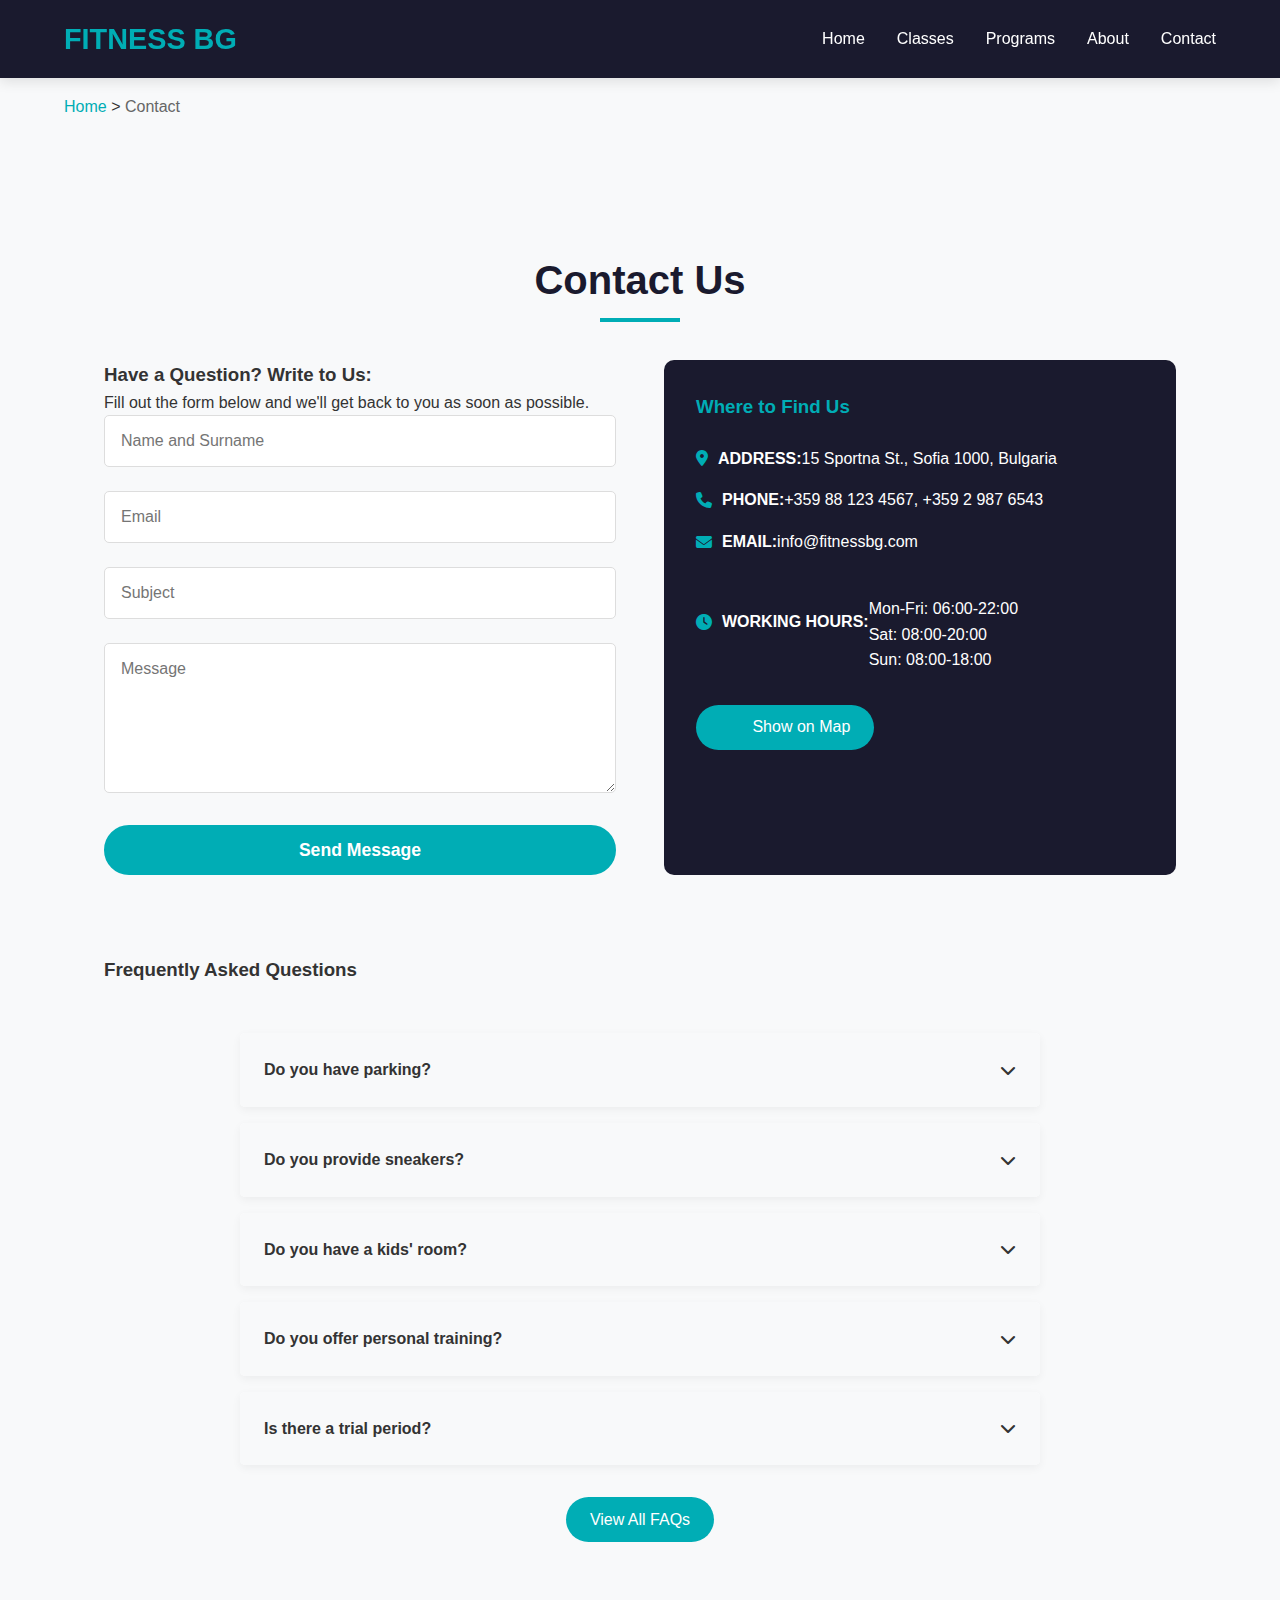
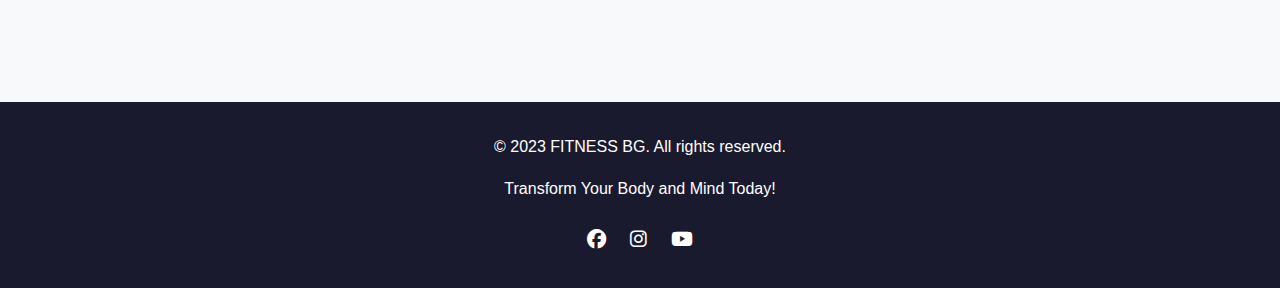
<file: contact.html>
<!DOCTYPE html>
<html lang="en">
<head>
    <meta charset="UTF-8">
    <meta name="viewport" content="width=device-width, initial-scale=1.0">
    <title>Contact Us - FITNESS BG</title>
    <link rel="stylesheet" href="style.css">
    <link rel="stylesheet" href="https://cdnjs.cloudflare.com/ajax/libs/font-awesome/6.4.0/css/all.min.css">
</head>
<body>
    <!-- Navigation -->
    <nav>
        <div class="logo">FITNESS BG</div>
        <ul class="nav-links">
            <li><a href="index.html">Home</a></li>
            <li><a href="classes.html">Classes</a></li>
            <li><a href="programs.html">Programs</a></li>
            <li><a href="about.html">About</a></li>
            <li><a href="contact.html">Contact</a></li>
        </ul>
        <div class="mobile-menu">
            <i class="fas fa-bars"></i>
        </div>
    </nav>

    <!-- Breadcrumb -->
    <div class="breadcrumb">
        <a href="index.html">Home</a> &gt; <span>Contact</span>
    </div>

    <!-- Contact -->
    <section class="section">
        <h1 class="section-title">Contact Us</h1>
        <div class="contact-container">
            <div class="contact-form">
                <h3>Have a Question? Write to Us:</h3>
                <p>Fill out the form below and we'll get back to you as soon as possible.</p>
                <form id="contactForm">
                    <input type="text" placeholder="Name and Surname" required>
                    <input type="email" placeholder="Email" required>
                    <input type="text" placeholder="Subject" required>
                    <textarea placeholder="Message" required></textarea>
                    <button type="submit" class="cta-button" style="width: 100%;">Send Message</button>
                </form>
            </div>
            <div class="contact-info">
                <h3>Where to Find Us</h3>
                <p><i class="fas fa-map-marker-alt"></i> <strong>ADDRESS:</strong> 15 Sportna St., Sofia 1000, Bulgaria</p>
                <p><i class="fas fa-phone"></i> <strong>PHONE:</strong> +359 88 123 4567, +359 2 987 6543</p>
                <p><i class="fas fa-envelope"></i> <strong>EMAIL:</strong> info@fitnessbg.com</p>
                <p><i class="fas fa-clock"></i> <strong>WORKING HOURS:</strong><br>
                Mon-Fri: 06:00-22:00<br>
                Sat: 08:00-20:00<br>
                Sun: 08:00-18:00</p>
                <a href="#" class="btn" style="margin-top: 1rem; display: inline-block;"><i class="fas fa-map"></i> Show on Map</a>
            </div>
        </div>

        <h3 style="margin-top: 5rem;">Frequently Asked Questions</h3>
        <div class="faq-container">
            <div class="faq-item">
                <div class="faq-question">Do you have parking? <i class="fas fa-chevron-down"></i></div>
                <div class="faq-answer">Yes, we offer free parking for all our clients.</div>
            </div>
            <div class="faq-item">
                <div class="faq-question">Do you provide sneakers? <i class="fas fa-chevron-down"></i></div>
                <div class="faq-answer">Yes, we have sneakers available on-site for your convenience.</div>
            </div>
            <div class="faq-item">
                <div class="faq-question">Do you have a kids' room? <i class="fas fa-chevron-down"></i></div>
                <div class="faq-answer">Yes, we have a supervised kids' room where your children can stay while you work out.</div>
            </div>
            <div class="faq-item">
                <div class="faq-question">Do you offer personal training? <i class="fas fa-chevron-down"></i></div>
                <div class="faq-answer">Yes, we have certified personal trainers available for one-on-one sessions.</div>
            </div>
            <div class="faq-item">
                <div class="faq-question">Is there a trial period? <i class="fas fa-chevron-down"></i></div>
                <div class="faq-answer">Yes, we offer a 3-day trial period for new members.</div>
            </div>
        </div>
        <div style="text-align: center; margin-top: 2rem;">
            <a href="#" class="btn">View All FAQs</a>
        </div>
    </section>

    <!-- Footer -->
    <footer>
        <p>&copy; 2023 FITNESS BG. All rights reserved.</p>
        <p style="margin-top: 1rem;">Transform Your Body and Mind Today!</p>
        <div style="margin-top: 1.5rem;">
            <a href="#" style="color: white; margin: 0 10px; font-size: 1.2rem;"><i class="fab fa-facebook"></i></a>
            <a href="#" style="color: white; margin: 0 10px; font-size: 1.2rem;"><i class="fab fa-instagram"></i></a>
            <a href="#" style="color: white; margin: 0 10px; font-size: 1.2rem;"><i class="fab fa-youtube"></i></a>
        </div>
    </footer>

    <script src="script.js"></script>
</body>
</html>
</file>
<file: style.css>
/* style.css */
* {
    margin: 0;
    padding: 0;
    box-sizing: border-box;
    font-family: 'Segoe UI', Tahoma, Geneva, Verdana, sans-serif;
}

body {
    background-color: #f8f9fa;
    color: #333;
    line-height: 1.6;
}

/* Navigation */
nav {
    background-color: #1a1a2e;
    color: white;
    padding: 1rem 5%;
    display: flex;
    justify-content: space-between;
    align-items: center;
    position: sticky;
    top: 0;
    z-index: 1000;
    box-shadow: 0 4px 12px rgba(0, 0, 0, 0.1);
}

.logo {
    font-size: 1.8rem;
    font-weight: 700;
    color: #00adb5;
}

.nav-links {
    display: flex;
    list-style: none;
}

.nav-links li {
    margin-left: 2rem;
}

.nav-links a {
    color: white;
    text-decoration: none;
    font-weight: 500;
    transition: color 0.3s;
}

.nav-links a:hover {
    color: #00adb5;
}

.mobile-menu {
    display: none;
    font-size: 1.5rem;
    cursor: pointer;
}

/* Hero Section */
.hero {
    background: linear-gradient(rgba(0, 0, 0, 0.7), rgba(0, 0, 0, 0.7)), url('https://images.unsplash.com/photo-1534438327276-14e5300c3a48?ixlib=rb-4.0.3&auto=format&fit=crop&w=1950&q=80');
    background-size: cover;
    background-position: center;
    color: white;
    text-align: center;
    padding: 6rem 2rem;
}

.hero h1 {
    font-size: 3.5rem;
    margin-bottom: 1rem;
    text-transform: uppercase;
    letter-spacing: 2px;
}

.hero p {
    font-size: 1.2rem;
    max-width: 700px;
    margin: 0 auto 2rem;
}

.cta-button {
    display: inline-block;
    background-color: #00adb5;
    color: white;
    padding: 0.8rem 2rem;
    border-radius: 30px;
    text-decoration: none;
    font-weight: 600;
    font-size: 1.1rem;
    transition: all 0.3s;
    border: 2px solid #00adb5;
}

.cta-button:hover {
    background-color: transparent;
    color: #00adb5;
}

/* Sections */
.section {
    padding: 5rem 5%;
    max-width: 1200px;
    margin: 0 auto;
}

.section-title {
    text-align: center;
    font-size: 2.5rem;
    margin-bottom: 3rem;
    color: #1a1a2e;
    position: relative;
}

.section-title::after {
    content: '';
    position: absolute;
    width: 80px;
    height: 4px;
    background-color: #00adb5;
    bottom: -10px;
    left: 50%;
    transform: translateX(-50%);
}

/* Cards */
.card-container {
    display: grid;
    grid-template-columns: repeat(auto-fit, minmax(250px, 1fr));
    gap: 2rem;
    margin-top: 2rem;
}

.card {
    background-color: white;
    border-radius: 10px;
    overflow: hidden;
    box-shadow: 0 5px 15px rgba(0, 0, 0, 0.08);
    transition: transform 0.3s, box-shadow 0.3s;
}

.card:hover {
    transform: translateY(-10px);
    box-shadow: 0 15px 30px rgba(0, 0, 0, 0.15);
}

.card-img {
    width: 100%;
    height: 180px;
    object-fit: cover;
}

.card-content {
    padding: 1.5rem;
}

.card h3 {
    color: #1a1a2e;
    margin-bottom: 0.5rem;
}

/* Programs Table */
.programs-table {
    width: 100%;
    border-collapse: collapse;
    margin-top: 2rem;
    background: white;
    border-radius: 10px;
    overflow: hidden;
    box-shadow: 0 5px 15px rgba(0, 0, 0, 0.08);
}

.programs-table th, .programs-table td {
    padding: 1.5rem;
    text-align: center;
    border-bottom: 1px solid #eee;
}

.programs-table th {
    background-color: #1a1a2e;
    color: white;
    font-size: 1.2rem;
}

.programs-table tr:last-child td {
    border-bottom: none;
}

.btn {
    background-color: #00adb5;
    color: white;
    padding: 0.6rem 1.5rem;
    border-radius: 30px;
    text-decoration: none;
    display: inline-block;
    font-weight: 500;
    transition: background 0.3s;
    border: none;
    cursor: pointer;
}

.btn:hover {
    background-color: #009199;
}

/* Class Filters */
.filters {
    display: flex;
    justify-content: center;
    flex-wrap: wrap;
    gap: 1rem;
    margin-bottom: 3rem;
}

.filter-btn {
    background-color: #e9ecef;
    border: none;
    padding: 0.7rem 1.5rem;
    border-radius: 30px;
    font-weight: 500;
    cursor: pointer;
    transition: all 0.3s;
}

.filter-btn:hover, .filter-btn.active {
    background-color: #00adb5;
    color: white;
}

/* Reviews */
.stars {
    color: #ffc107;
    margin-bottom: 0.5rem;
}

/* Team */
.team-container {
    display: grid;
    grid-template-columns: repeat(auto-fit, minmax(280px, 1fr));
    gap: 2rem;
    margin-top: 3rem;
}

.team-card {
    text-align: center;
    background: white;
    padding: 2rem;
    border-radius: 10px;
    box-shadow: 0 5px 15px rgba(0, 0, 0, 0.08);
}

.team-card img {
    width: 120px;
    height: 120px;
    border-radius: 50%;
    object-fit: cover;
    margin-bottom: 1rem;
    border: 5px solid #00adb5;
}

/* Contact Form */
.contact-container {
    display: grid;
    grid-template-columns: repeat(auto-fit, minmax(300px, 1fr));
    gap: 3rem;
    margin-top: 3rem;
}

.contact-form input, .contact-form textarea {
    width: 100%;
    padding: 1rem;
    margin-bottom: 1.5rem;
    border: 1px solid #ddd;
    border-radius: 5px;
    font-size: 1rem;
}

.contact-form textarea {
    min-height: 150px;
    resize: vertical;
}

.contact-info {
    background-color: #1a1a2e;
    color: white;
    padding: 2rem;
    border-radius: 10px;
}

.contact-info h3 {
    margin-bottom: 1.5rem;
    color: #00adb5;
}

.contact-info p {
    margin-bottom: 1rem;
    display: flex;
    align-items: center;
}

.contact-info i {
    margin-right: 10px;
    color: #00adb5;
}

/* FAQ */
.faq-container {
    max-width: 800px;
    margin: 3rem auto 0;
}

.faq-item {
    background: white;
    margin-bottom: 1rem;
    border-radius: 5px;
    overflow: hidden;
    box-shadow: 0 3px 10px rgba(0, 0, 0, 0.05);
}

.faq-question {
    padding: 1.5rem;
    font-weight: 600;
    cursor: pointer;
    display: flex;
    justify-content: space-between;
    align-items: center;
    background-color: #f8f9fa;
}

.faq-answer {
    padding: 0 1.5rem;
    max-height: 0;
    overflow: hidden;
    transition: max-height 0.3s ease;
}

.faq-answer.open {
    padding: 1.5rem;
    max-height: 500px;
}

/* Footer */
footer {
    background-color: #1a1a2e;
    color: white;
    text-align: center;
    padding: 2rem;
    margin-top: 5rem;
}

/* Breadcrumb */
.breadcrumb {
    padding: 1rem 5%;
    background-color: #f8f9fa;
    margin-bottom: 2rem;
}

.breadcrumb a {
    color: #00adb5;
    text-decoration: none;
}

.breadcrumb span {
    color: #666;
}

/* Responsive */
@media (max-width: 768px) {
    .nav-links {
        display: none;
        flex-direction: column;
        position: absolute;
        top: 100%;
        left: 0;
        right: 0;
        background-color: #1a1a2e;
        padding: 1rem;
    }

    .nav-links.active {
        display: flex;
    }

    .nav-links li {
        margin: 0.5rem 0;
    }

    .mobile-menu {
        display: block;
    }

    .hero h1 {
        font-size: 2.5rem;
    }

    .section {
        padding: 3rem 5%;
    }

    .programs-table th, .programs-table td {
        padding: 1rem;
        font-size: 0.9rem;
    }

    .contact-container {
        grid-template-columns: 1fr;
    }
}
</file>
